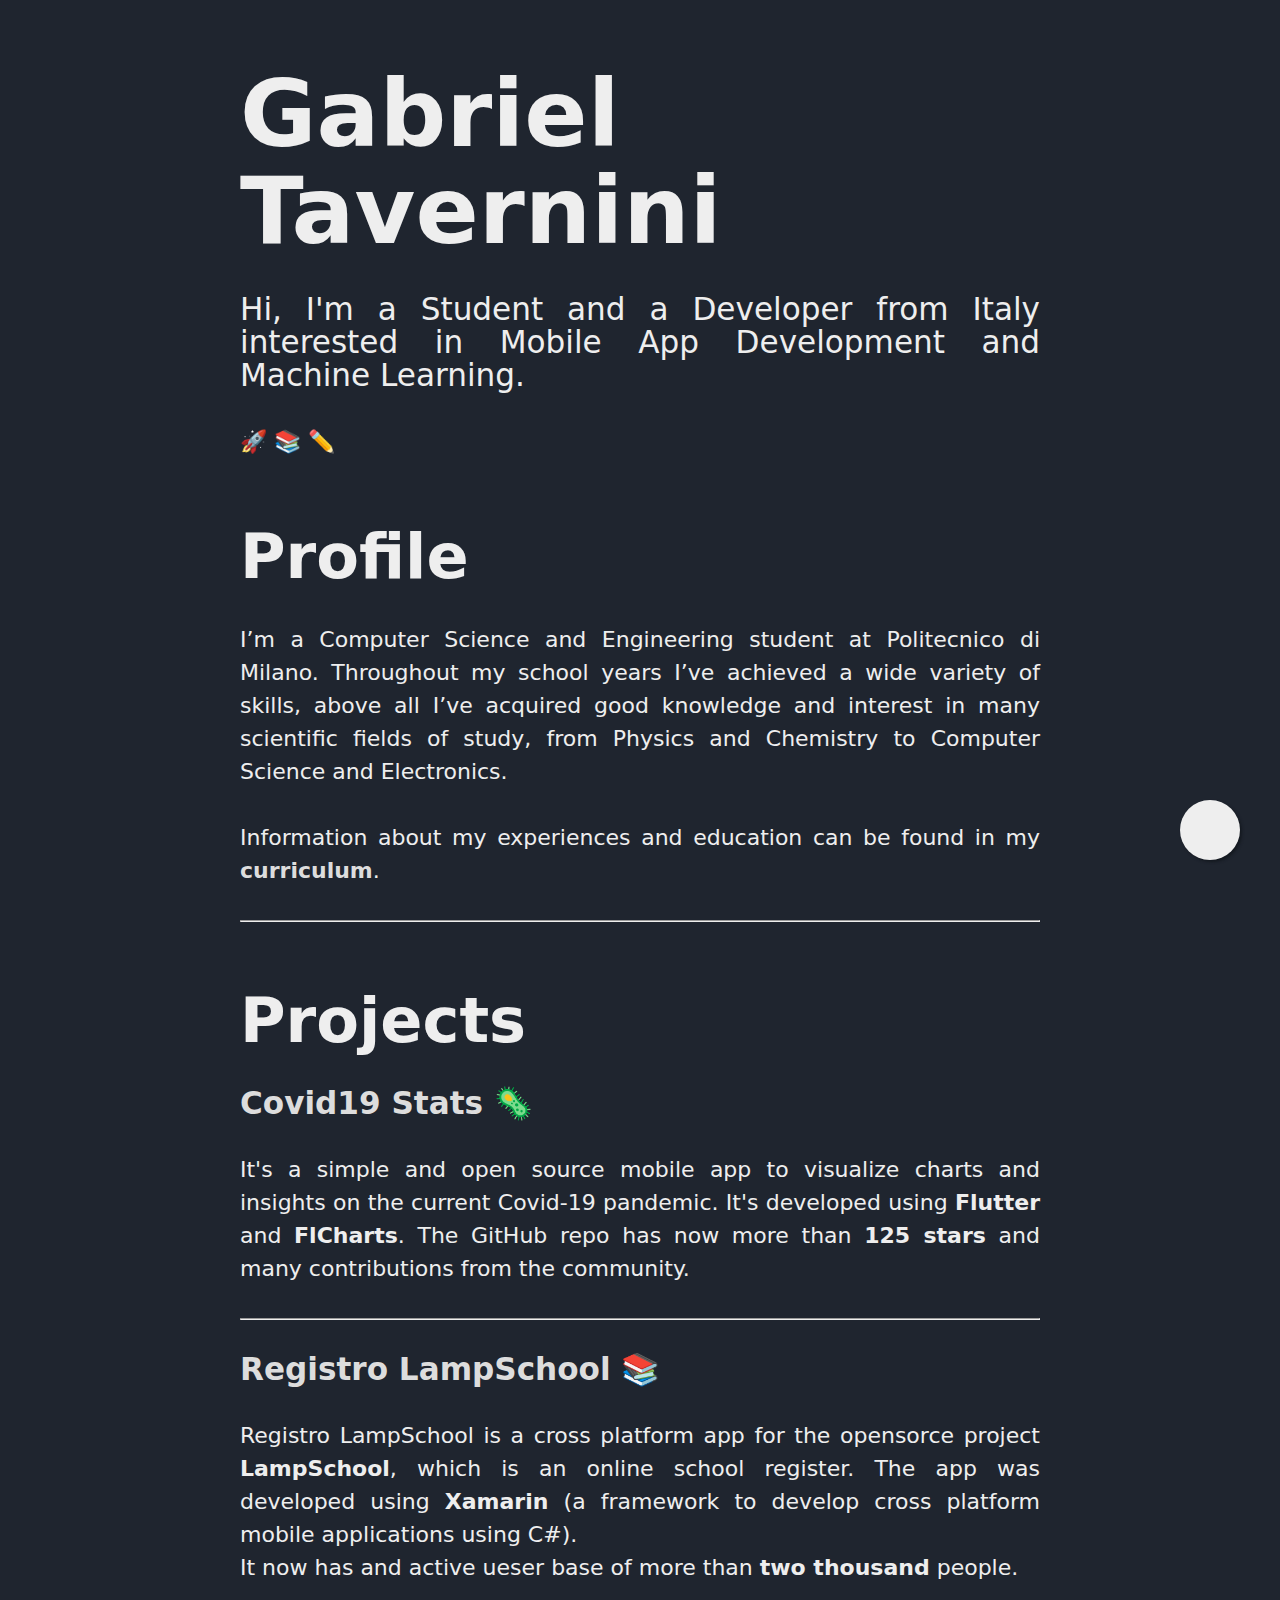
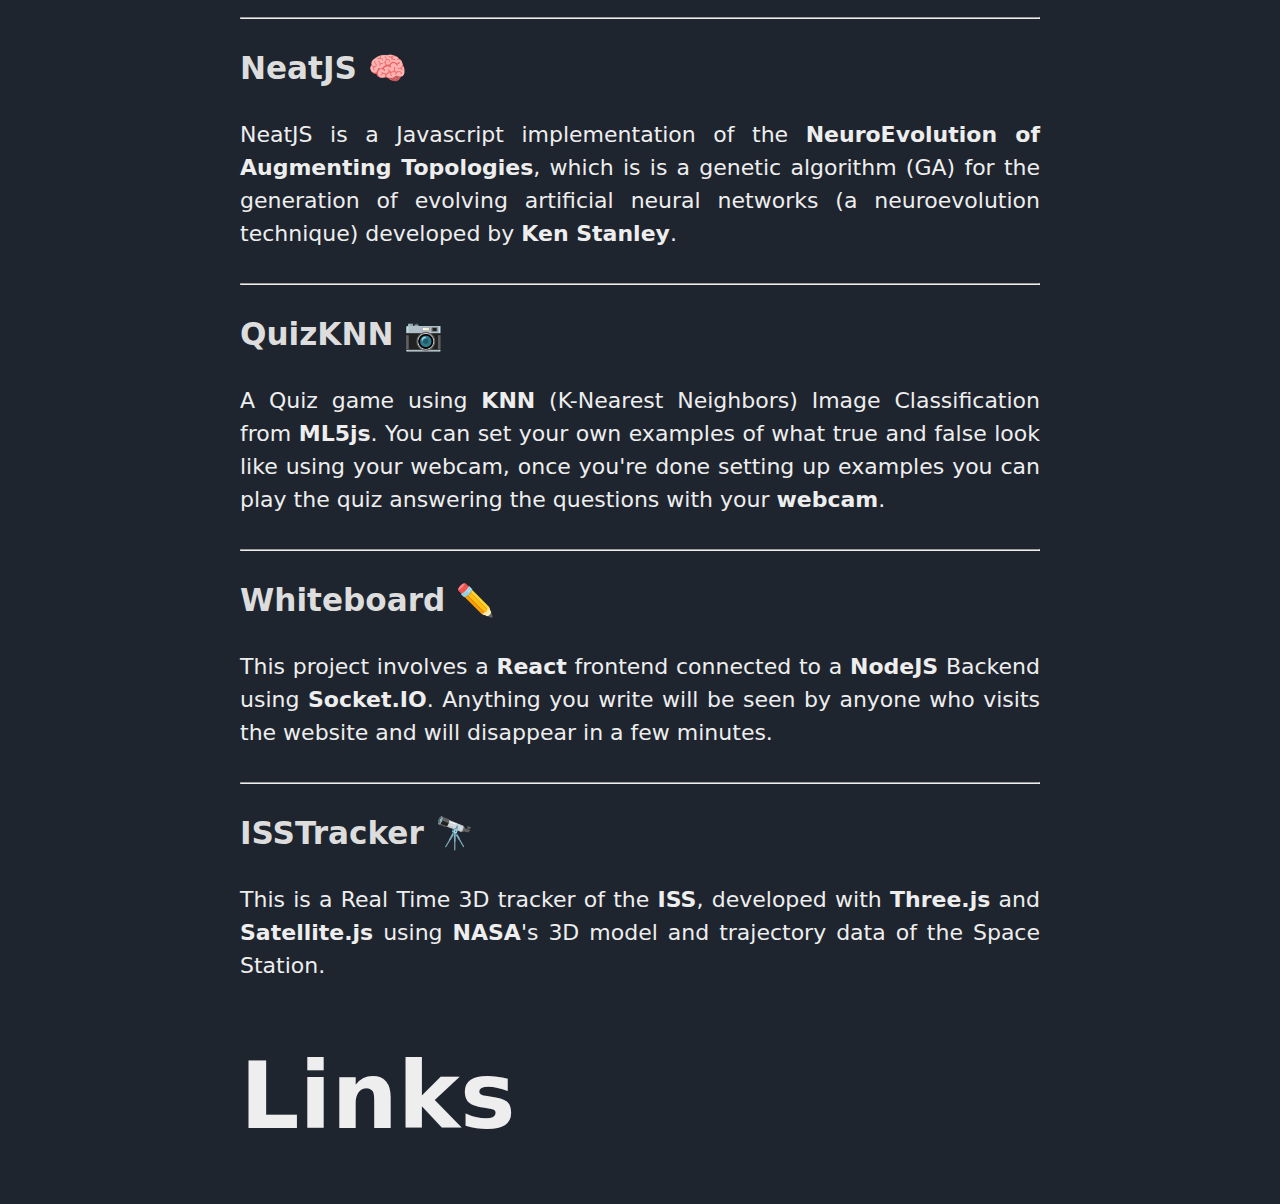
<file: index.html>
<html>

<head>
	<meta charset="utf-8" />
	<meta name="viewport" content="width=device-width, initial-scale=1, shrink-to-fit=no" />
	<link rel="shortcut icon" type="image/icon" href="./favicon.ico"/>
	<meta name="theme-color" content="#171c23" />

	<title>Gabriel Tavernini</title>
	<link rel="stylesheet" href="./style/normalize.css" />
	<link rel="stylesheet" href="./style/style.css" />
	<link rel="stylesheet" href="https://use.fontawesome.com/releases/v5.7.1/css/all.css"
		integrity="sha384-fnmOCqbTlWIlj8LyTjo7mOUStjsKC4pOpQbqyi7RrhN7udi9RwhKkMHpvLbHG9Sr" crossorigin="anonymous" />
</head>

<body>
	<main>
		<h1>Gabriel Tavernini</h1>
		<p class="lead">
			Hi, I'm a Student and a Developer from Italy interested in Mobile App Development and Machine Learning.
		</p>
		<p>
			🚀 📚 ✏️
		</p>
		<h2>Profile</h2>
		<blockquote>
			<p>
				I’m a Computer Science and Engineering student at Politecnico di Milano. Throughout my school years I’ve achieved a wide variety of skills, above all I’ve acquired good knowledge and interest in many scientific fields of study, from Physics and Chemistry to Computer Science and Electronics.
				<br><br>
				Information about my experiences and education can be found in my <strong><a href="https://raw.githubusercontent.com/GabrielTavernini/GabrielTavernini.github.io/master/Resume.pdf">curriculum</a></strong>.
			</p>
		</blockquote>

		<hr>

		<h2>Projects</h2>
		<blockquote>
			<a href="https://github.com/GabrielTavernini/Covid19Stats/blob/master/README.md"><h3>Covid19 Stats 🦠</h3></a>
			<p>
				It's a simple and open source mobile app to visualize charts and insights on the current Covid-19 pandemic.
				It's developed using <strong>Flutter</strong> and <strong>FlCharts</strong>.
				The GitHub repo has now more than <strong>125 stars</strong> and many contributions from the community.
			</p>
		</blockquote>

		<hr>

		<blockquote>
			<a href="https://github.com/GabrielTavernini/Registro/blob/master/README.md"><h3>Registro LampSchool 📚</h3></a>
			<p>
				Registro LampSchool is a cross platform app for the opensorce project <strong>LampSchool</strong>, which is an online
				school register. The app was developed using <strong>Xamarin</strong> (a framework to develop cross platform mobile applications using C#).
				<br>It now has and active ueser base of more than <strong>two thousand</strong> people.
			</p>
		</blockquote>

		<hr>

		<blockquote>
			<a href="https://gabrieltavernini.github.io/NeatJS"><h3>NeatJS 🧠</h3></a>
			<p>
				NeatJS is a Javascript implementation of the <strong>NeuroEvolution of Augmenting Topologies</strong>,
				which is is a genetic algorithm (GA) for the generation of evolving artificial neural
				networks (a neuroevolution technique) developed by <strong>Ken Stanley</strong>.
			</p>
		</blockquote>

		<hr>

		<blockquote>
				<a href="https://github.com/GabrielTavernini/QuizKNN/blob/master/README.md"><h3>QuizKNN 📷</h3></a>
				<p>
					A Quiz game using <strong>KNN</strong> (K-Nearest Neighbors) Image Classification
					from <strong>ML5js</strong>. You can set your own examples of what true and false
					look like using your webcam, once you're done setting up examples you can play the quiz
					answering the questions with your <strong>webcam</strong>.
				</p>
		</blockquote>

		<hr>

		<blockquote>
				<a href="https://gabrieltavernini.github.io/Whiteboard/"><h3>Whiteboard ✏️</h3></a>
				<p>
					This project involves a <strong>React</strong> frontend connected to
					a <strong>NodeJS</strong> Backend using <strong>Socket.IO</strong>.
					Anything you write will be seen by anyone who visits the website and will
					disappear in a few minutes.
				</p>
		</blockquote>

		<hr>

		<blockquote>
			<a href="https://gabrieltavernini.github.io/ISSTracker/"><h3>ISSTracker 🔭</h3></a>
			<p>
				This is a Real Time 3D tracker of the <strong>ISS</strong>, developed with <strong>Three.js</strong>
				and <strong>Satellite.js</strong> using <strong>NASA</strong>'s 3D model and trajectory data of the Space Station.
			</p>
		</blockquote>

		<a name="end"></a>
		<section>
			<h1>Links</h1>
			<div class="social">
				<a href="https://twitter.com/TaveGabriel">
					<i id="twitter" class="fab fa-twitter"></i>
				</a>
				<a href="https://github.com/GabrielTavernini">
					<i id="github" class="fab fa-github"></i>
				</a>
				<a href="https://www.reddit.com/user/TaveGabriel">
					<i id="reddit" class="fab fa-reddit"></i>
				</a>
				<a href="https://www.instagram.com/gabrieltavernini">
					<i id="instagram" class="fab fa-instagram"></i>
				</a>
				<a href="mailto:taverninigabriel@gmail.com">
					<i id="mail" class="fas fa-envelope"></i>
				</a>
			</div>
		</section>


		<a id="floating" class="float" href="#end"><i class="fa fa-2x fa-caret-down"></i></a>
	</main>

	<script>
		window.onscroll = function() {scrollFunction()};
		function scrollFunction() {
			var scrollPosition = (document.body.scrollTop || document.documentElement.scrollTop);
			var windowSize = window.innerHeight;
			var bodyHeight = document.body.offsetHeight;

			var position = Math.max(bodyHeight - (scrollPosition + windowSize), 0);
			if (position > 70 * Math.floor(633 /document.body.offsetWidth))
				document.getElementById("floating").style.display = "block";
			else
				document.getElementById("floating").style.display = "none";

		}
	</script>
	<!-- Cloudflare Web Analytics -->
    	<script defer src='https://static.cloudflareinsights.com/beacon.min.js' data-cf-beacon='{"token": "dfaf86b39c8b42e0b6563e1e83f4ec82"}'></script>
    	<!-- End Cloudflare Web Analytics -->
</body>

</html>
</file>
<file: style/style.css>
/*! Typebase.less v0.1.0 | MIT License */
/* Setup */
html {
	scroll-behavior: smooth;
    font-family: -apple-system, system-ui, BlinkMacSystemFont, "Segoe UI",
        Roboto, Ubuntu, "Helvetica Neue", Helvetica, Arial, sans-serif;
    font-size: 137.5%;
	-webkit-font-smoothing: antialiased;
	background:#1f252f;
	color: #eee;
}
/* Copy & Lists */
p {
		text-align: justify;
    line-height: 1.5rem;
    margin-top: 1.5rem;
    margin-bottom: 0;
}
ul,
ol {
    margin-top: 1.5rem;
    margin-bottom: 1.5rem;
}
ul li,
ol li {
    line-height: 1.5rem;
}
ul ul,
ol ul,
ul ol,
ol ol {
    margin-top: 0;
    margin-bottom: 0;
}
blockquote {
    line-height: 1.5rem;
    margin-top: 1.5rem;
    margin-bottom: 1.5rem;
}
/* Headings */
h1,
h2,
h3,
h4,
h5,
h6 {
    font-family: -apple-system, system-ui, BlinkMacSystemFont, "Segoe UI",
        Roboto, Ubuntu, "Helvetica Neue", Helvetica, Arial, sans-serif;
    margin-top: 1.5rem;
    margin-bottom: 0;
    line-height: 1.5rem;
}
h1 {
    font-size: 4.242rem;
    line-height: 4.4rem;
    margin-top: 3rem;
}
h2 {
    font-size: 2.828rem;
    line-height: 3rem;
    margin-top: 3rem;
}
h3 {
    font-size: 1.414rem;
}
h4 {
    font-size: 0.707rem;
}
h5 {
    font-size: 0.4713333333333333rem;
}
h6 {
    font-size: 0.3535rem;
}
/* Tables */
table {
    margin-top: 1.5rem;
    border-spacing: 0px;
    border-collapse: collapse;
}
table td,
table th {
    padding: 0;
    line-height: 33px;
}
/* Code blocks */
code {
    vertical-align: bottom;
}
/* Leading paragraph text */
.lead {
    font-size: 1.414rem;
}
/* Hug the block above you */
.hug {
    margin-top: 0;
}
main {
    width: 800px;
    margin: 0 auto;
}

blockquote {
    margin-left: 0;
    margin-right: 0;
}

blockquote a {
	color: #ddd;
	text-decoration: none;
}

blockquote a:hover, a:focus {
	color: #999;
}

blockquote p:before {
    font-size: 1.25em;
    font-weight: bold;
}

blockquote p:after {
    font-size: 1.25em;
    font-weight: bold;
}

blockquote footer {
    color: #888;
}

@media only screen and (max-width: 812px) {
    body {
        margin: 16px;
    }

    main {
        width: 100%;
	}

	h1 {
		font-size: 22vw;
		line-height: 20vw;;
		margin-top: 3rem;
	}
}

.social {
    margin: 30px;
    text-align: center;
    font-size: 2.5em;
    color: #aaa;
    overflow: hidden;
}
.social a {
    color: inherit;
    text-decoration: none;
}
.social i {
    margin: 0.3em;
    cursor: pointer;
    transition: color 300ms ease, transform 300ms ease;
    transform: translateZ(0);
}
.social i:hover {
    margin-top: -1px;
}
.social i#twitter:hover {
    transform: translate(0, -15px);
    color: #1da1f2;
}
.social i#github:hover {
    transform: translate(0, -15px);
    color: #000000;
}
.social i#reddit:hover {
    transform: translate(0, -15px);
    color: #ff4500;
}
.social i#instagram:hover {
    transform: translate(0, -15px);
    color: #3b5998;
}
.social i#mail:hover {
    transform: translate(0, -15px);
    color: #d14836;
}


.float{
	position:fixed;
	width:60px;
	height:60px;
	bottom:40px;
	right:40px;
	background-color:#eee;
	color:#141920;
	border-radius:50px;
	text-align:center;
	box-shadow: 2px 2px 3px #141920;
}

.float i {
	margin-top:10px;
}
</file>
